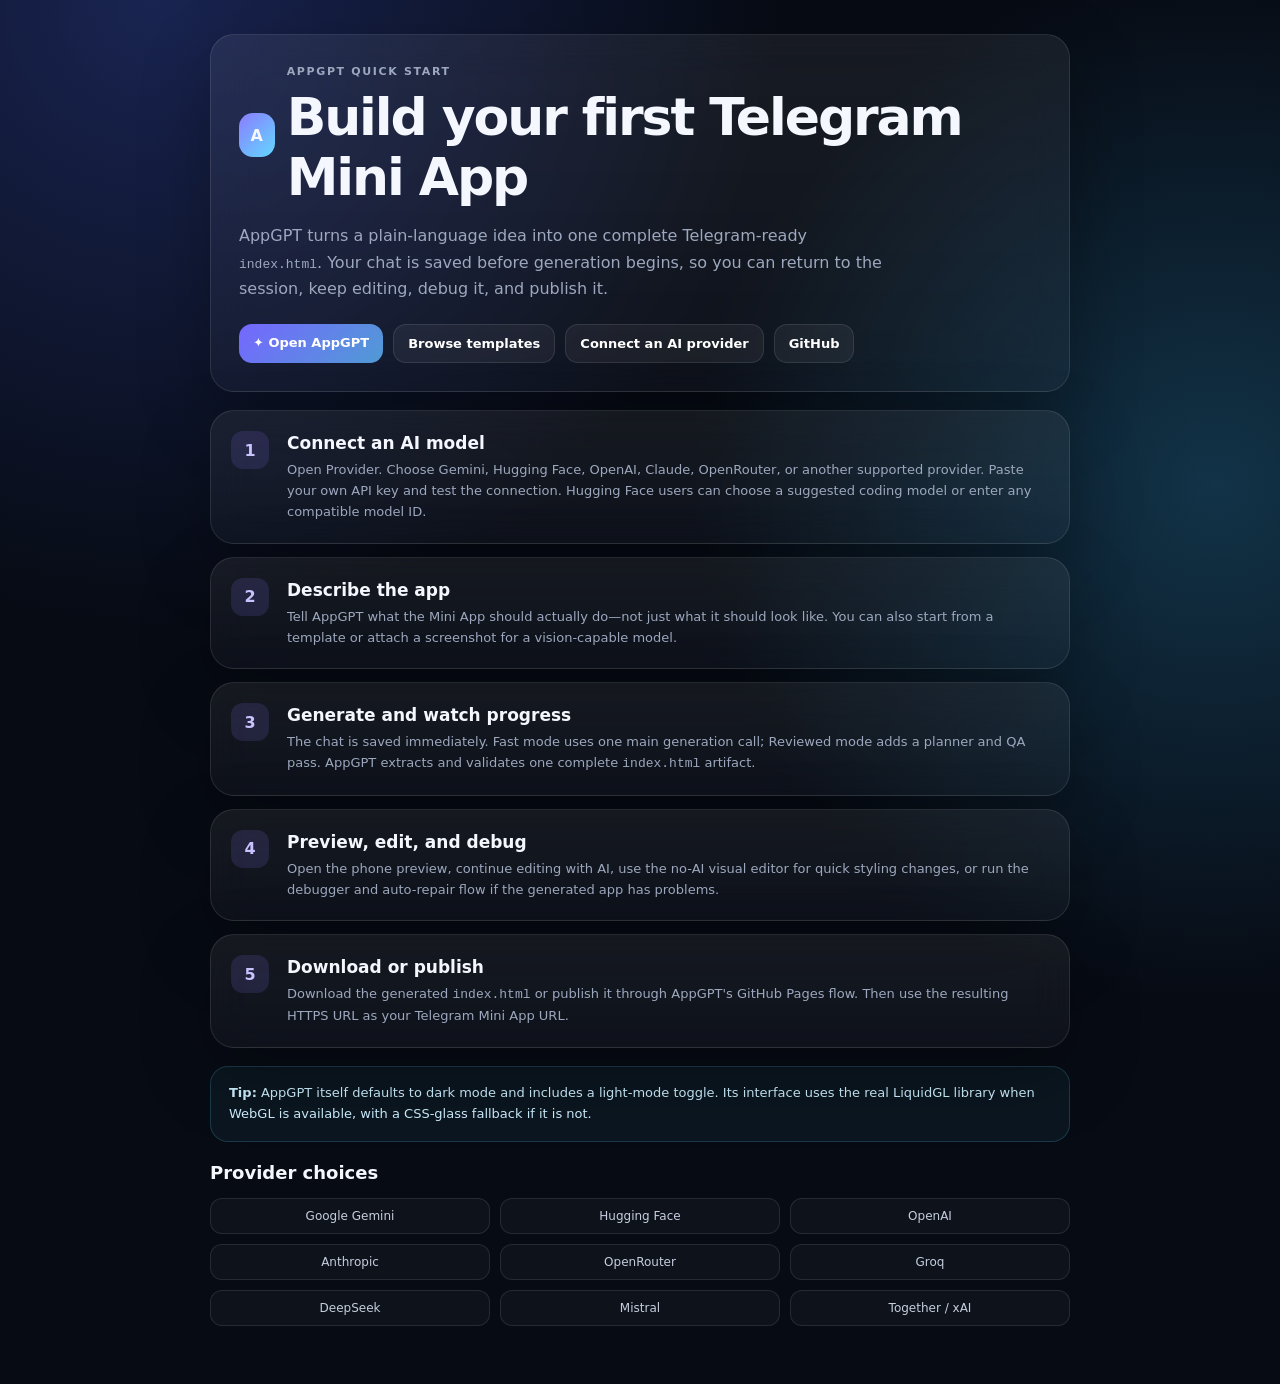
<file: getting-started.html>
<!doctype html>
<html lang="en">
<head>
  <meta charset="utf-8">
  <meta name="viewport" content="width=device-width,initial-scale=1,viewport-fit=cover">
  <meta name="theme-color" content="#070b14">
  <title>AppGPT Quick Start</title>
  <style>
    :root{font-family:Inter,system-ui,-apple-system,BlinkMacSystemFont,"Segoe UI",sans-serif;color-scheme:dark;--bg:#070b14;--panel:rgba(15,22,39,.78);--line:rgba(255,255,255,.1);--text:#f5f7ff;--muted:#9da8be;--a:#8b7cff;--b:#63d8ff}*{box-sizing:border-box}body{margin:0;min-height:100vh;color:var(--text);background:radial-gradient(circle at 12% 0%,#192451 0,transparent 35%),radial-gradient(circle at 95% 35%,#123348 0,transparent 34%),var(--bg)}main{width:min(860px,calc(100% - 28px));margin:0 auto;padding:34px 0 60px}.hero,.card{border:1px solid var(--line);background:linear-gradient(180deg,rgba(255,255,255,.065),rgba(255,255,255,.03));backdrop-filter:blur(22px);border-radius:24px;box-shadow:0 26px 70px rgba(0,0,0,.28)}.hero{padding:28px}.brand{display:flex;gap:12px;align-items:center}.logo{width:44px;height:44px;border-radius:14px;display:grid;place-items:center;font-weight:900;background:linear-gradient(135deg,var(--a),var(--b))}.eyebrow{font-size:11px;letter-spacing:.15em;color:#b5bfd5;font-weight:800;margin:0 0 6px}.hero h1{margin:0;font-size:clamp(30px,6vw,52px);letter-spacing:-.04em}.hero p{color:var(--muted);line-height:1.65;max-width:650px}.actions{display:flex;gap:10px;flex-wrap:wrap;margin-top:22px}.actions a{color:white;text-decoration:none;padding:11px 14px;border-radius:13px;border:1px solid var(--line);background:rgba(255,255,255,.055);font-weight:700;font-size:13px}.actions a.primary{border:0;background:linear-gradient(135deg,#7567ff,#509bd5)}.steps{display:grid;gap:13px;margin-top:18px}.card{padding:20px;display:grid;grid-template-columns:42px 1fr;gap:14px}.num{width:38px;height:38px;border-radius:12px;display:grid;place-items:center;font-weight:900;background:rgba(139,124,255,.14);color:#c8c2ff}.card h2{font-size:17px;margin:2px 0 7px}.card p{font-size:13px;line-height:1.6;color:var(--muted);margin:0}.tip{margin-top:18px;padding:16px 18px;border-radius:18px;border:1px solid rgba(99,216,255,.18);background:rgba(99,216,255,.055);color:#cdefff;font-size:13px;line-height:1.6}.providers{margin-top:20px}.providers h2{font-size:18px}.provider-grid{display:grid;grid-template-columns:repeat(3,1fr);gap:10px}.provider-grid span{padding:10px;border:1px solid var(--line);border-radius:12px;text-align:center;color:#c6cede;background:rgba(255,255,255,.03);font-size:12px}@media(max-width:650px){main{padding-top:14px}.hero{padding:20px}.provider-grid{grid-template-columns:repeat(2,1fr)}.card{grid-template-columns:36px 1fr;padding:16px}.num{width:34px;height:34px}}
  </style>
</head>
<body>
  <main>
    <section class="hero">
      <div class="brand"><div class="logo">A</div><div><p class="eyebrow">APPGPT QUICK START</p><h1>Build your first Telegram Mini App</h1></div></div>
      <p>AppGPT turns a plain-language idea into one complete Telegram-ready <code>index.html</code>. Your chat is saved before generation begins, so you can return to the session, keep editing, debug it, and publish it.</p>
      <div class="actions"><a class="primary" href="./">✦ Open AppGPT</a><a href="./?view=templates">Browse templates</a><a href="./?view=settings">Connect an AI provider</a><a href="https://github.com/MilkdromedaStudios/AppGPT">GitHub</a></div>
    </section>

    <section class="steps">
      <article class="card"><div class="num">1</div><div><h2>Connect an AI model</h2><p>Open Provider. Choose Gemini, Hugging Face, OpenAI, Claude, OpenRouter, or another supported provider. Paste your own API key and test the connection. Hugging Face users can choose a suggested coding model or enter any compatible model ID.</p></div></article>
      <article class="card"><div class="num">2</div><div><h2>Describe the app</h2><p>Tell AppGPT what the Mini App should actually do—not just what it should look like. You can also start from a template or attach a screenshot for a vision-capable model.</p></div></article>
      <article class="card"><div class="num">3</div><div><h2>Generate and watch progress</h2><p>The chat is saved immediately. Fast mode uses one main generation call; Reviewed mode adds a planner and QA pass. AppGPT extracts and validates one complete <code>index.html</code> artifact.</p></div></article>
      <article class="card"><div class="num">4</div><div><h2>Preview, edit, and debug</h2><p>Open the phone preview, continue editing with AI, use the no-AI visual editor for quick styling changes, or run the debugger and auto-repair flow if the generated app has problems.</p></div></article>
      <article class="card"><div class="num">5</div><div><h2>Download or publish</h2><p>Download the generated <code>index.html</code> or publish it through AppGPT's GitHub Pages flow. Then use the resulting HTTPS URL as your Telegram Mini App URL.</p></div></article>
    </section>

    <div class="tip"><strong>Tip:</strong> AppGPT itself defaults to dark mode and includes a light-mode toggle. Its interface uses the real LiquidGL library when WebGL is available, with a CSS-glass fallback if it is not.</div>

    <section class="providers"><h2>Provider choices</h2><div class="provider-grid"><span>Google Gemini</span><span>Hugging Face</span><span>OpenAI</span><span>Anthropic</span><span>OpenRouter</span><span>Groq</span><span>DeepSeek</span><span>Mistral</span><span>Together / xAI</span></div></section>
  </main>
</body>
</html>
</file>
